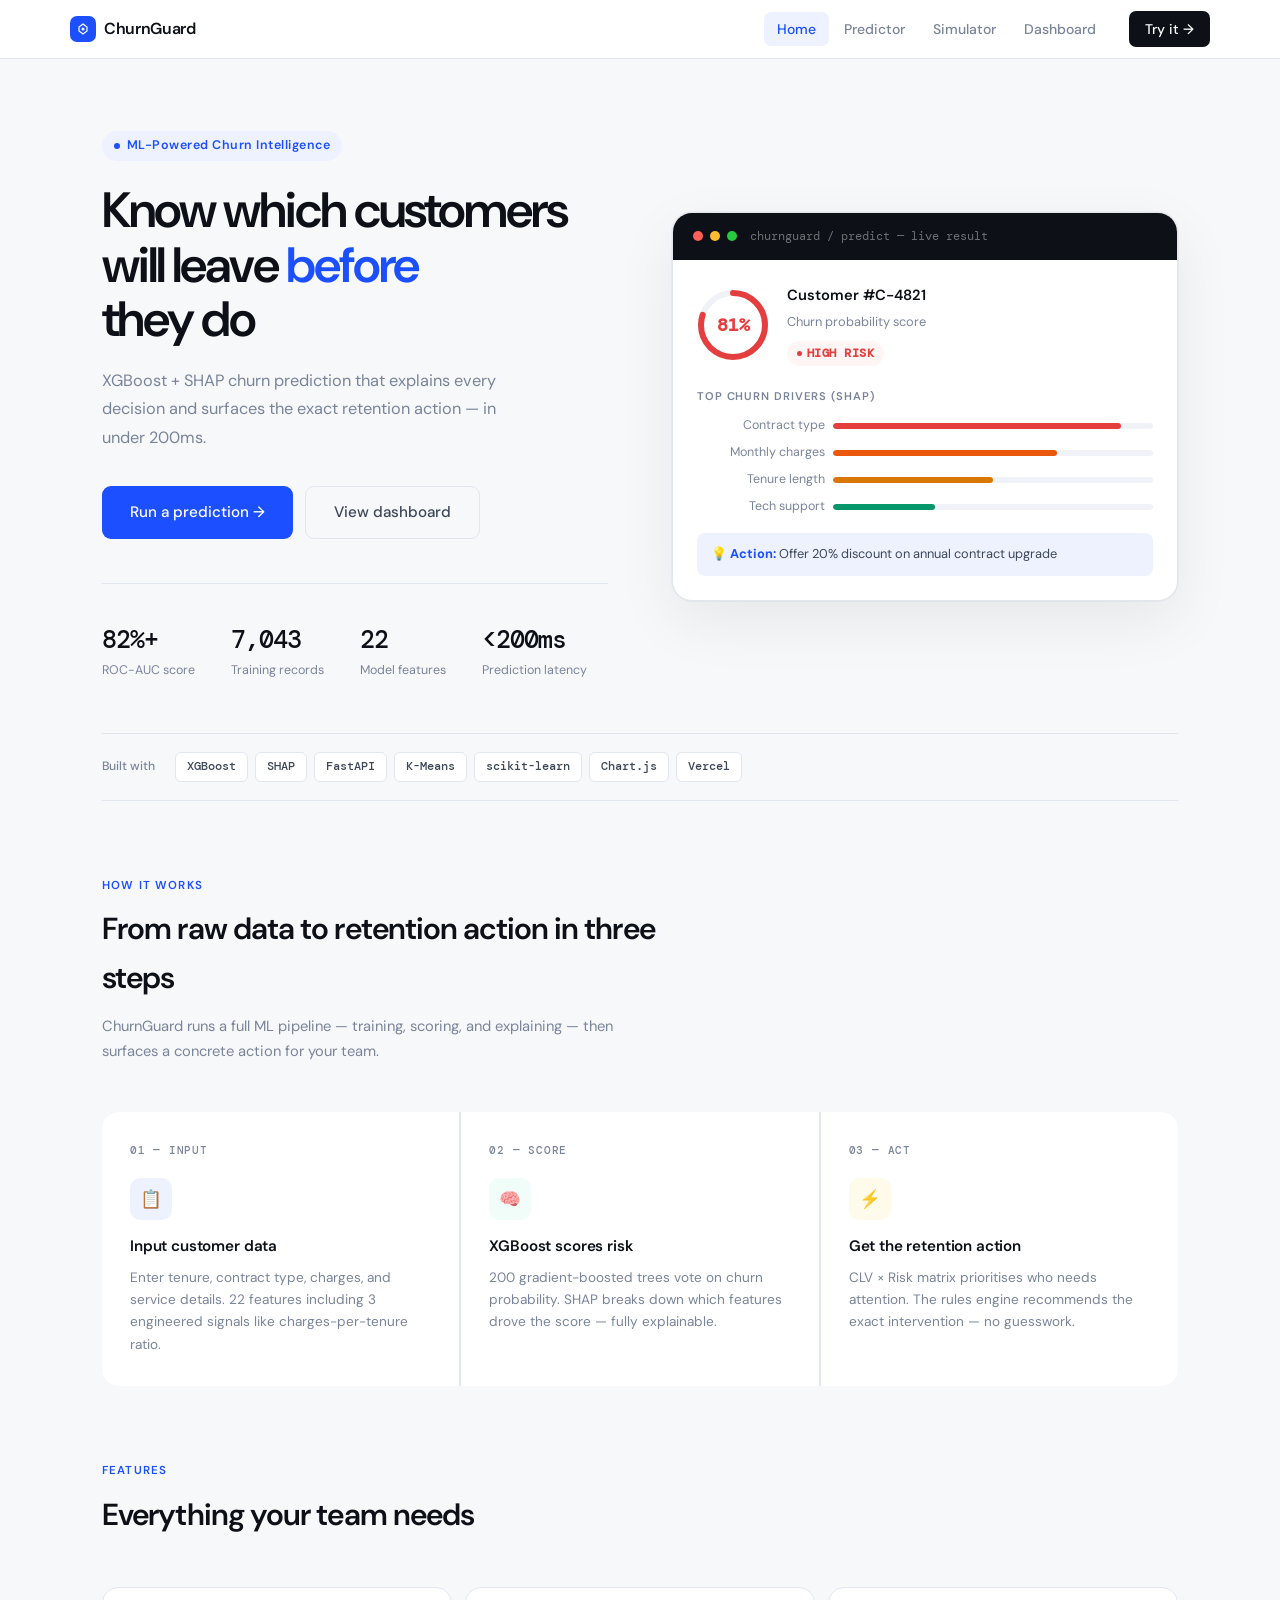
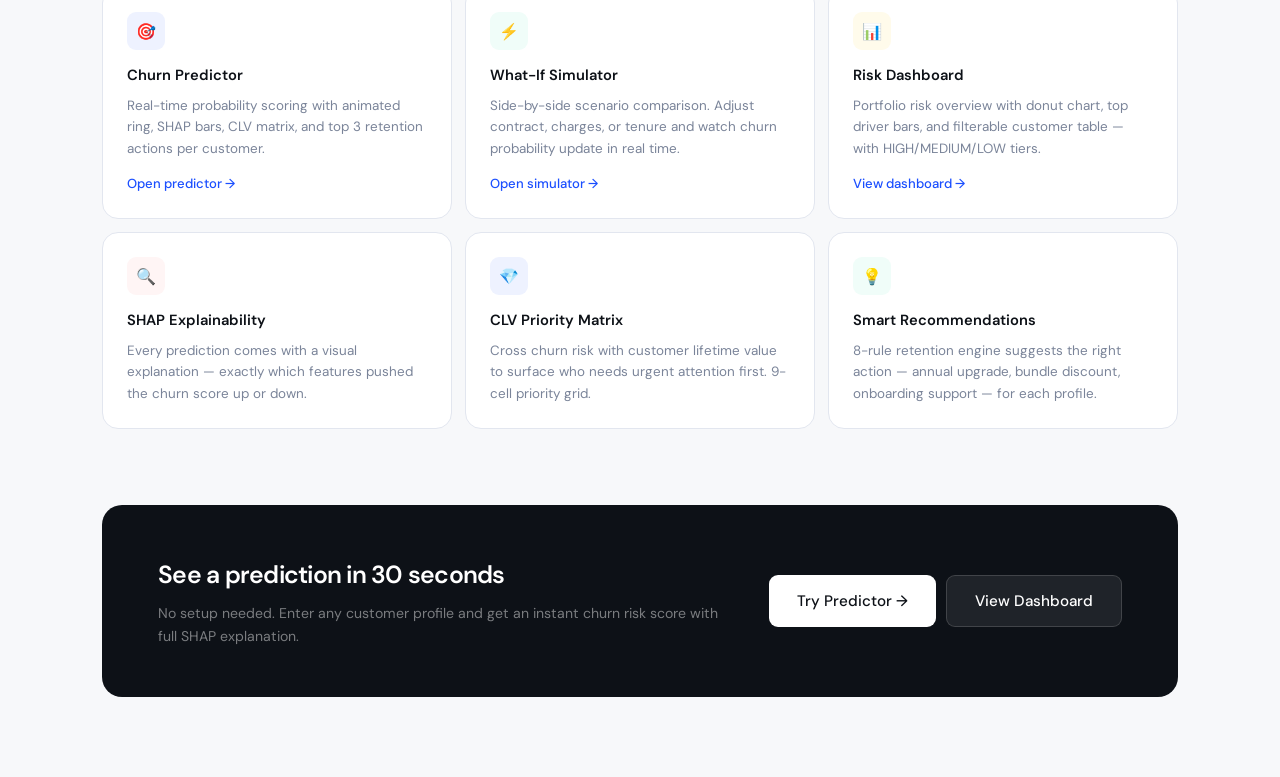
<file: frontend/index.html>
<!DOCTYPE html>
<html lang="en">
<head>
  <meta charset="UTF-8"/>
  <meta name="viewport" content="width=device-width, initial-scale=1.0"/>
  <title>ChurnGuard — Churn Intelligence Platform</title>
  <link rel="stylesheet" href="assets/style.css"/>
  <style>
    body { background: #F7F8FA; }
    .hero-section {
      padding: 72px 0 0;
      display: grid; grid-template-columns: 1fr 1fr;
      gap: 64px; align-items: center;
    }
    @media (max-width: 900px) { .hero-section { grid-template-columns: 1fr; padding: 48px 0 0; } .hero-visual { display: none; } }
    .hero-eyebrow {
      display: inline-flex; align-items: center; gap: 7px;
      background: var(--accent-dim); color: var(--accent);
      padding: 5px 12px; border-radius: 20px;
      font-size: 0.78rem; font-weight: 600; letter-spacing: 0.04em; margin-bottom: 22px;
    }
    .hero-eyebrow-dot { width: 6px; height: 6px; border-radius: 50%; background: var(--accent); }
    .hero-title { font-size: 3.1rem; font-weight: 600; letter-spacing: -0.04em; line-height: 1.1; margin-bottom: 20px; }
    .hero-title em { font-style: normal; color: var(--accent); }
    .hero-desc { font-size: 1.02rem; color: var(--muted); line-height: 1.75; max-width: 440px; margin-bottom: 34px; }
    .hero-actions { display: flex; gap: 12px; flex-wrap: wrap; }
    .stats-row { display: flex; gap: 36px; margin-top: 44px; padding-top: 36px; border-top: 1px solid var(--border); }
    .stat-block .num { font-family: 'DM Mono', monospace; font-size: 1.55rem; font-weight: 500; letter-spacing: -0.04em; }
    .stat-block .lbl { font-size: 0.78rem; color: var(--muted); margin-top: 2px; }

    /* Hero card */
    .hero-visual {
      background: white; border: 1px solid var(--border); border-radius: 20px;
      overflow: hidden;
      box-shadow: 0 20px 60px rgba(0,0,0,0.07), 0 0 0 1px rgba(0,0,0,0.03);
    }
    .hv-header { background: #0D1117; padding: 14px 20px; display: flex; align-items: center; gap: 7px; }
    .hv-dot { width: 10px; height: 10px; border-radius: 50%; }
    .hv-title { font-size: 0.76rem; color: rgba(255,255,255,0.4); margin-left: 6px; font-family: 'DM Mono', monospace; }
    .hv-body { padding: 24px; animation: fadeUp 0.5s 0.3s both; }
    @keyframes fadeUp { from { opacity:0; transform:translateY(8px); } to { opacity:1; transform:translateY(0); } }

    .demo-ring-row { display: flex; align-items: center; gap: 18px; margin-bottom: 22px; }
    .demo-ring { position: relative; width: 72px; height: 72px; flex-shrink: 0; }
    .demo-ring svg { transform: rotate(-90deg); }
    .demo-ring-label { position: absolute; inset: 0; display: flex; align-items: center; justify-content: center; }
    .demo-pct { font-size: 1.1rem; font-weight: 600; color: #E53E3E; font-family: 'DM Mono', monospace; }
    .demo-name { font-weight: 600; font-size: 0.92rem; color: #0D1117; margin-bottom: 4px; }
    .demo-sub  { font-size: 0.8rem; color: #7A8499; margin-bottom: 7px; }

    .shap-label-hdr { font-size: 0.7rem; font-weight: 600; letter-spacing: 0.08em; text-transform: uppercase; color: #7A8499; margin-bottom: 10px; }
    .demo-shap-row { display: flex; align-items: center; gap: 8px; margin-bottom: 7px; }
    .demo-shap-lbl { width: 128px; color: #7A8499; font-size: 0.78rem; text-align: right; flex-shrink: 0; }
    .demo-shap-track { flex: 1; height: 6px; background: #F0F2F7; border-radius: 3px; overflow: hidden; }
    .demo-shap-fill { height: 100%; border-radius: 3px; }
    .f-r { background: #E53E3E; } .f-o { background: #EA580C; } .f-a { background: #D97706; } .f-g { background: #059669; }
    .demo-rec { background: #EEF2FF; border-radius: 8px; padding: 11px 14px; font-size: 0.8rem; color: #1B4FFF; font-weight: 500; margin-top: 16px; }
    .demo-rec span { color: #3D4757; font-weight: 400; }

    @keyframes drawRing { to { stroke-dashoffset: 40; } }
    #hring { stroke-dasharray: 201; stroke-dashoffset: 201; animation: drawRing 1s 0.4s cubic-bezier(.4,0,.2,1) forwards; }
    @keyframes growBar { from { width: 0; } }
    .demo-shap-fill { animation: growBar 1s cubic-bezier(.4,0,.2,1) both; }
    .demo-shap-row:nth-child(1) .demo-shap-fill { animation-delay: 0.5s; }
    .demo-shap-row:nth-child(2) .demo-shap-fill { animation-delay: 0.65s; }
    .demo-shap-row:nth-child(3) .demo-shap-fill { animation-delay: 0.8s; }
    .demo-shap-row:nth-child(4) .demo-shap-fill { animation-delay: 0.95s; }

    /* Tech strip */
    .tech-strip { border-top: 1px solid var(--border); border-bottom: 1px solid var(--border); padding: 18px 0; display: flex; align-items: center; gap: 8px; margin: 52px 0 0; }
    .tech-label { font-size: 0.76rem; color: var(--muted); white-space: nowrap; margin-right: 12px; font-weight: 500; }
    .tech-badges { display: flex; gap: 7px; flex-wrap: wrap; }
    .tech-badge { background: white; border: 1px solid var(--border); border-radius: 6px; padding: 4px 11px; font-size: 0.76rem; font-weight: 500; color: var(--text2); font-family: 'DM Mono', monospace; }

    /* Steps */
    .section { padding: 76px 0; }
    .section-header { max-width: 560px; margin-bottom: 48px; }
    .section-title { font-size: 1.9rem; font-weight: 600; letter-spacing: -0.03em; margin-bottom: 12px; }
    .section-desc { font-size: 0.92rem; color: var(--muted); line-height: 1.7; }
    .steps-grid { display: grid; grid-template-columns: repeat(3, 1fr); gap: 2px; background: var(--border); border-radius: 16px; overflow: hidden; }
    @media (max-width: 700px) { .steps-grid { grid-template-columns: 1fr; } }
    .step-card { background: white; padding: 30px 28px; }
    .step-num { font-family: 'DM Mono', monospace; font-size: 0.7rem; font-weight: 500; color: var(--muted); letter-spacing: 0.07em; margin-bottom: 18px; }
    .step-icon { width: 42px; height: 42px; border-radius: 10px; display: flex; align-items: center; justify-content: center; margin-bottom: 14px; font-size: 1.1rem; }
    .step-card h3 { font-size: 0.95rem; font-weight: 600; margin-bottom: 8px; letter-spacing: -0.01em; }
    .step-card p  { font-size: 0.85rem; color: var(--muted); line-height: 1.65; }

    /* Features */
    .features-grid { display: grid; grid-template-columns: repeat(3, 1fr); gap: 13px; }
    @media (max-width: 860px) { .features-grid { grid-template-columns: 1fr 1fr; } }
    .feat-card { background: white; border: 1px solid var(--border); border-radius: var(--radius-lg); padding: 24px; text-decoration: none; color: inherit; display: block; transition: all 0.16s; }
    .feat-card:hover { border-color: var(--accent); box-shadow: 0 4px 20px rgba(27,79,255,0.07); transform: translateY(-2px); }
    .feat-chip { width: 38px; height: 38px; border-radius: 9px; display: flex; align-items: center; justify-content: center; margin-bottom: 14px; font-size: 1rem; }
    .feat-card h3 { font-size: 0.92rem; font-weight: 600; margin-bottom: 7px; }
    .feat-card p  { font-size: 0.84rem; color: var(--muted); line-height: 1.6; }
    .feat-link { margin-top: 14px; color: var(--accent); font-size: 0.82rem; font-weight: 500; }

    /* CTA */
    .cta-banner { background: var(--text); border-radius: 20px; padding: 50px 56px; margin: 0 0 80px; display: flex; align-items: center; justify-content: space-between; gap: 36px; }
    @media (max-width: 680px) { .cta-banner { flex-direction: column; padding: 36px 28px; text-align: center; } }
    .cta-banner h2 { font-size: 1.55rem; font-weight: 600; letter-spacing: -0.03em; color: white; margin-bottom: 7px; }
    .cta-banner p  { font-size: 0.88rem; color: rgba(255,255,255,0.45); }
    .btn-white { background: white !important; color: var(--text) !important; }
    .btn-white:hover { background: #F0F2F7 !important; }
    .btn-outline-white { background: rgba(255,255,255,0.08) !important; color: white !important; border: 1px solid rgba(255,255,255,0.15) !important; }
  </style>
</head>
<body>

<nav>
  <div class="nav-inner">
    <a href="index.html" class="nav-logo">
      <div class="nav-logo-mark">
        <svg viewBox="0 0 14 14" fill="none"><path d="M7 2L11 5V9L7 12L3 9V5L7 2Z" stroke="white" stroke-width="1.2"/><circle cx="7" cy="7" r="1.5" fill="white"/></svg>
      </div>
      ChurnGuard
    </a>
    <div class="nav-links">
      <a href="index.html" class="active">Home</a>
      <a href="pages/predict.html">Predictor</a>
      <a href="pages/simulator.html">Simulator</a>
      <a href="pages/dashboard.html">Dashboard</a>
    </div>
    <a href="pages/predict.html" class="nav-cta">Try it →</a>
  </div>
</nav>

<div class="container">

  <!-- Hero -->
  <div class="hero-section">
    <div>
      <div class="hero-eyebrow"><div class="hero-eyebrow-dot"></div>ML-Powered Churn Intelligence</div>
      <h1 class="hero-title">Know which customers<br/>will leave <em>before</em><br/>they do</h1>
      <p class="hero-desc">XGBoost + SHAP churn prediction that explains every decision and surfaces the exact retention action — in under 200ms.</p>
      <div class="hero-actions">
        <a href="pages/predict.html" class="btn btn-primary btn-lg">Run a prediction →</a>
        <a href="pages/dashboard.html" class="btn btn-ghost btn-lg">View dashboard</a>
      </div>
      <div class="stats-row">
        <div class="stat-block"><div class="num">82%+</div><div class="lbl">ROC-AUC score</div></div>
        <div class="stat-block"><div class="num">7,043</div><div class="lbl">Training records</div></div>
        <div class="stat-block"><div class="num">22</div><div class="lbl">Model features</div></div>
        <div class="stat-block"><div class="num">&lt;200ms</div><div class="lbl">Prediction latency</div></div>
      </div>
    </div>

    <!-- Live demo preview card -->
    <div class="hero-visual">
      <div class="hv-header">
        <div class="hv-dot" style="background:#ff5f57"></div>
        <div class="hv-dot" style="background:#febc2e"></div>
        <div class="hv-dot" style="background:#28c840"></div>
        <span class="hv-title">churnguard / predict — live result</span>
      </div>
      <div class="hv-body">
        <div class="demo-ring-row">
          <div class="demo-ring">
            <svg width="72" height="72" viewBox="0 0 72 72">
              <circle cx="36" cy="36" r="32" fill="none" stroke="#F0F2F7" stroke-width="6"/>
              <circle id="hring" cx="36" cy="36" r="32" fill="none" stroke="#E53E3E" stroke-width="6" stroke-linecap="round"/>
            </svg>
            <div class="demo-ring-label"><span class="demo-pct">81%</span></div>
          </div>
          <div>
            <div class="demo-name">Customer #C-4821</div>
            <div class="demo-sub">Churn probability score</div>
            <span class="badge badge-high">HIGH RISK</span>
          </div>
        </div>
        <div class="shap-label-hdr">Top churn drivers (SHAP)</div>
        <div class="demo-shap-row"><div class="demo-shap-lbl">Contract type</div><div class="demo-shap-track"><div class="demo-shap-fill f-r" style="width:90%"></div></div></div>
        <div class="demo-shap-row"><div class="demo-shap-lbl">Monthly charges</div><div class="demo-shap-track"><div class="demo-shap-fill f-o" style="width:70%"></div></div></div>
        <div class="demo-shap-row"><div class="demo-shap-lbl">Tenure length</div><div class="demo-shap-track"><div class="demo-shap-fill f-a" style="width:50%"></div></div></div>
        <div class="demo-shap-row"><div class="demo-shap-lbl">Tech support</div><div class="demo-shap-track"><div class="demo-shap-fill f-g" style="width:32%"></div></div></div>
        <div class="demo-rec">💡 <strong>Action:</strong> <span>Offer 20% discount on annual contract upgrade</span></div>
      </div>
    </div>
  </div>

  <!-- Tech strip -->
  <div class="tech-strip">
    <span class="tech-label">Built with</span>
    <div class="tech-badges">
      <span class="tech-badge">XGBoost</span><span class="tech-badge">SHAP</span><span class="tech-badge">FastAPI</span>
      <span class="tech-badge">K-Means</span><span class="tech-badge">scikit-learn</span><span class="tech-badge">Chart.js</span><span class="tech-badge">Vercel</span>
    </div>
  </div>

  <!-- How it works -->
  <div class="section">
    <div class="section-header">
      <div class="section-eyebrow">How it works</div>
      <h2 class="section-title">From raw data to retention action in three steps</h2>
      <p class="section-desc">ChurnGuard runs a full ML pipeline — training, scoring, and explaining — then surfaces a concrete action for your team.</p>
    </div>
    <div class="steps-grid">
      <div class="step-card">
        <div class="step-num">01 — INPUT</div>
        <div class="step-icon" style="background:#EEF2FF;">📋</div>
        <h3>Input customer data</h3>
        <p>Enter tenure, contract type, charges, and service details. 22 features including 3 engineered signals like charges-per-tenure ratio.</p>
      </div>
      <div class="step-card">
        <div class="step-num">02 — SCORE</div>
        <div class="step-icon" style="background:#F0FDF9;">🧠</div>
        <h3>XGBoost scores risk</h3>
        <p>200 gradient-boosted trees vote on churn probability. SHAP breaks down which features drove the score — fully explainable.</p>
      </div>
      <div class="step-card">
        <div class="step-num">03 — ACT</div>
        <div class="step-icon" style="background:#FFFBEB;">⚡</div>
        <h3>Get the retention action</h3>
        <p>CLV × Risk matrix prioritises who needs attention. The rules engine recommends the exact intervention — no guesswork.</p>
      </div>
    </div>
  </div>

  <!-- Features -->
  <div style="padding-bottom:76px;">
    <div class="section-header">
      <div class="section-eyebrow">Features</div>
      <h2 class="section-title">Everything your team needs</h2>
    </div>
    <div class="features-grid">
      <a href="pages/predict.html" class="feat-card">
        <div class="feat-chip" style="background:#EEF2FF;">🎯</div>
        <h3>Churn Predictor</h3>
        <p>Real-time probability scoring with animated ring, SHAP bars, CLV matrix, and top 3 retention actions per customer.</p>
        <div class="feat-link">Open predictor →</div>
      </a>
      <a href="pages/simulator.html" class="feat-card">
        <div class="feat-chip" style="background:#F0FDF9;">⚡</div>
        <h3>What-If Simulator</h3>
        <p>Side-by-side scenario comparison. Adjust contract, charges, or tenure and watch churn probability update in real time.</p>
        <div class="feat-link">Open simulator →</div>
      </a>
      <a href="pages/dashboard.html" class="feat-card">
        <div class="feat-chip" style="background:#FFFBEB;">📊</div>
        <h3>Risk Dashboard</h3>
        <p>Portfolio risk overview with donut chart, top driver bars, and filterable customer table — with HIGH/MEDIUM/LOW tiers.</p>
        <div class="feat-link">View dashboard →</div>
      </a>
      <div class="feat-card" style="cursor:default;">
        <div class="feat-chip" style="background:#FFF5F5;">🔍</div>
        <h3>SHAP Explainability</h3>
        <p>Every prediction comes with a visual explanation — exactly which features pushed the churn score up or down.</p>
      </div>
      <div class="feat-card" style="cursor:default;">
        <div class="feat-chip" style="background:#EEF2FF;">💎</div>
        <h3>CLV Priority Matrix</h3>
        <p>Cross churn risk with customer lifetime value to surface who needs urgent attention first. 9-cell priority grid.</p>
      </div>
      <div class="feat-card" style="cursor:default;">
        <div class="feat-chip" style="background:#F0FDF9;">💡</div>
        <h3>Smart Recommendations</h3>
        <p>8-rule retention engine suggests the right action — annual upgrade, bundle discount, onboarding support — for each profile.</p>
      </div>
    </div>
  </div>

  <!-- CTA -->
  <div class="cta-banner">
    <div>
      <h2>See a prediction in 30 seconds</h2>
      <p>No setup needed. Enter any customer profile and get an instant churn risk score with full SHAP explanation.</p>
    </div>
    <div style="display:flex;gap:10px;flex-shrink:0;flex-wrap:wrap;">
      <a href="pages/predict.html" class="btn btn-white btn-lg">Try Predictor →</a>
      <a href="pages/dashboard.html" class="btn btn-outline-white btn-lg">View Dashboard</a>
    </div>
  </div>

</div>
</body>
</html>
</file>
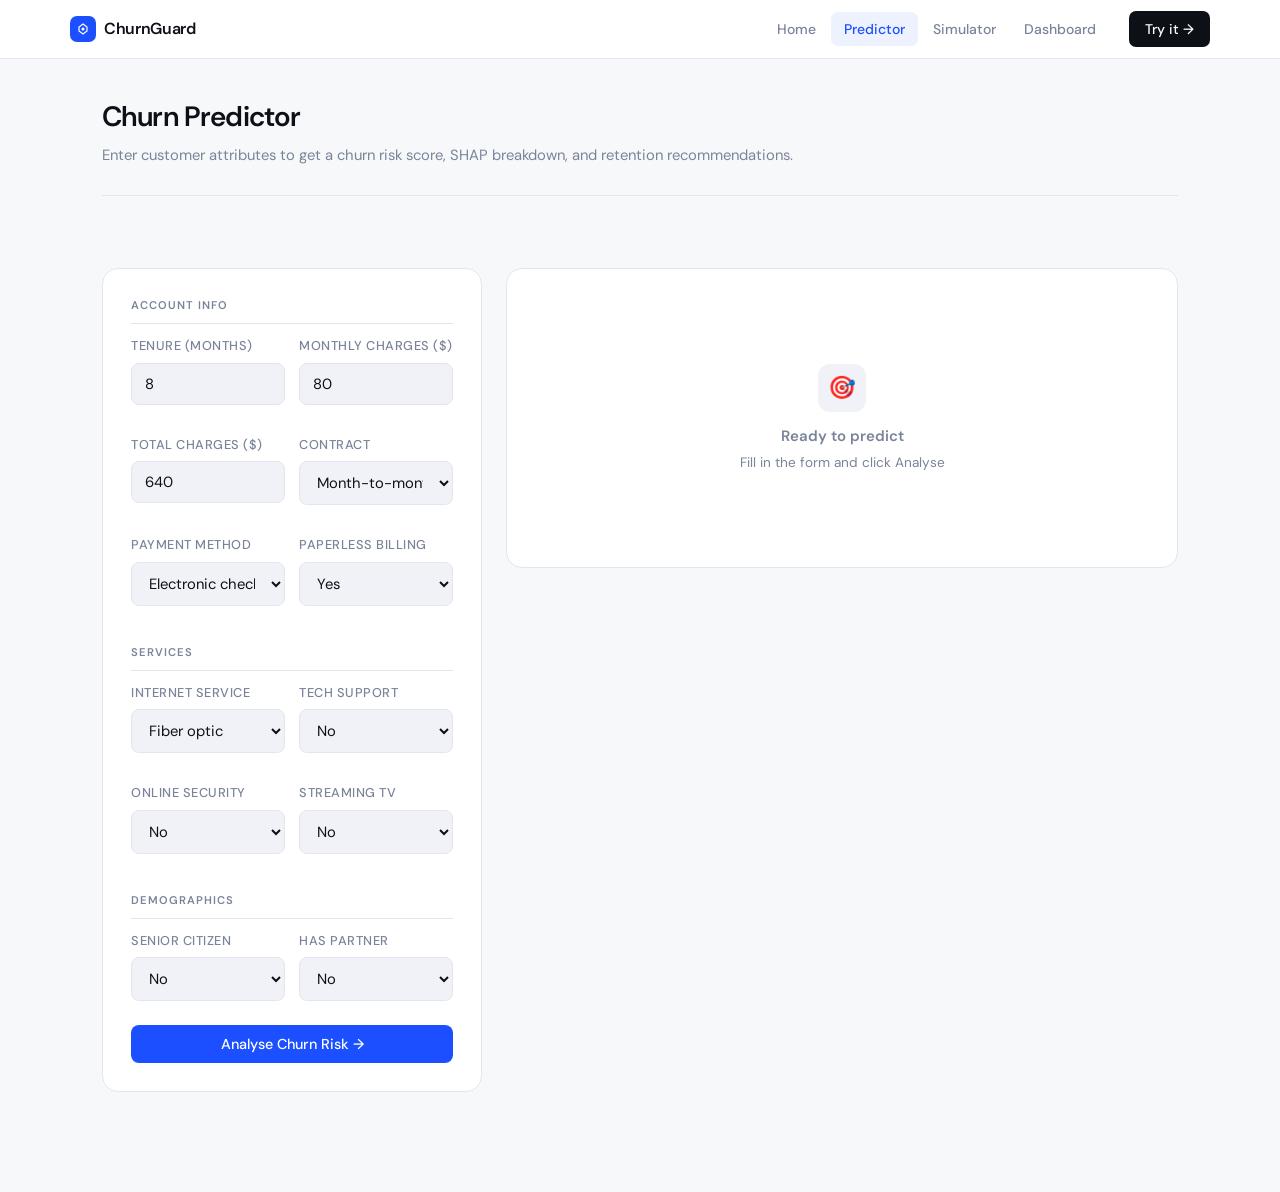
<file: frontend/pages/predict.html>
<!DOCTYPE html>
<html lang="en">
<head>
  <meta charset="UTF-8"/><meta name="viewport" content="width=device-width, initial-scale=1.0"/>
  <title>Predictor — ChurnGuard</title>
  <link rel="stylesheet" href="../assets/style.css"/>
  <style>
    .page-header { padding: 36px 0 28px; border-bottom: 1px solid var(--border); margin-bottom: 32px; }
    .page-header h1 { margin-bottom: 4px; }
    .two-col { display: grid; grid-template-columns: 380px 1fr; gap: 24px; align-items: start; }
    @media (max-width: 860px) { .two-col { grid-template-columns: 1fr; } }
    .input-section-label { font-size: 0.7rem; font-weight: 600; letter-spacing: 0.09em; text-transform: uppercase; color: var(--muted); margin: 22px 0 12px; padding-bottom: 8px; border-bottom: 1px solid var(--border); }
    .input-section-label:first-of-type { margin-top: 0; }
    .clv-matrix { display: grid; grid-template-columns: repeat(3,1fr); gap: 2px; background: var(--border); border-radius: 10px; overflow: hidden; font-size: 0.75rem; }
    .clv-cell { background: white; padding: 10px 8px; text-align: center; }
    .clv-cell.header { background: var(--surface2); font-weight: 600; color: var(--muted); font-size: 0.68rem; text-transform: uppercase; letter-spacing: 0.05em; }
    .clv-cell.active { font-weight: 700; }
    .result-placeholder { display: flex; flex-direction: column; align-items: center; justify-content: center; min-height: 300px; color: var(--muted); text-align: center; gap: 12px; }
    .placeholder-icon { width: 48px; height: 48px; border-radius: 12px; background: var(--surface2); display: flex; align-items: center; justify-content: center; font-size: 1.4rem; }
    .segment-chip { display: inline-flex; align-items: center; gap: 6px; background: var(--surface2); border: 1px solid var(--border); border-radius: 20px; padding: 5px 12px; font-size: 0.8rem; color: var(--text2); }
    .priority-banner { border-radius: 10px; padding: 14px 18px; display: flex; align-items: center; gap: 12px; margin-bottom: 18px; }
    .priority-banner.CRITICAL { background: #FFF5F5; border: 1px solid #FECACA; }
    .priority-banner.HIGH     { background: #FFF5F5; border: 1px solid #FECACA; }
    .priority-banner.MEDIUM   { background: #FFFBEB; border: 1px solid #FDE68A; }
    .priority-banner.LOW      { background: #F0FDF9; border: 1px solid #A7F3D0; }
    .priority-dot { width: 10px; height: 10px; border-radius: 50%; flex-shrink: 0; }
    .priority-label { font-size: 0.82rem; font-weight: 600; }
    .priority-sub   { font-size: 0.8rem; color: var(--muted); }
  </style>
</head>
<body>
<nav>
  <div class="nav-inner">
    <a href="../index.html" class="nav-logo">
      <div class="nav-logo-mark"><svg viewBox="0 0 14 14" fill="none"><path d="M7 2L11 5V9L7 12L3 9V5L7 2Z" stroke="white" stroke-width="1.2"/><circle cx="7" cy="7" r="1.5" fill="white"/></svg></div>
      ChurnGuard
    </a>
    <div class="nav-links">
      <a href="../index.html">Home</a>
      <a href="predict.html" class="active">Predictor</a>
      <a href="simulator.html">Simulator</a>
      <a href="dashboard.html">Dashboard</a>
    </div>
    <a href="predict.html" class="nav-cta">Try it →</a>
  </div>
</nav>

<div class="container">
  <div class="page-header">
    <h1>Churn Predictor</h1>
    <p class="subtitle" style="margin-bottom:0;">Enter customer attributes to get a churn risk score, SHAP breakdown, and retention recommendations.</p>
  </div>

  <div class="two-col page">

    <!-- Input form -->
    <div class="card">
      <div class="input-section-label">Account info</div>
      <div class="form-grid" style="grid-template-columns:1fr 1fr;">
        <div class="form-group">
          <label>Tenure (months)</label>
          <input type="number" id="tenure" value="8" min="0" max="72"/>
        </div>
        <div class="form-group">
          <label>Monthly Charges ($)</label>
          <input type="number" id="monthlyCharges" value="80" min="0" step="0.01"/>
        </div>
        <div class="form-group">
          <label>Total Charges ($)</label>
          <input type="number" id="totalCharges" value="640" min="0" step="0.01"/>
        </div>
        <div class="form-group">
          <label>Contract</label>
          <select id="contract">
            <option value="0">Month-to-month</option>
            <option value="1">One year</option>
            <option value="2">Two year</option>
          </select>
        </div>
        <div class="form-group">
          <label>Payment Method</label>
          <select id="paymentMethod">
            <option value="2">Electronic check</option>
            <option value="3">Mailed check</option>
            <option value="0">Bank transfer</option>
            <option value="1">Credit card</option>
          </select>
        </div>
        <div class="form-group">
          <label>Paperless Billing</label>
          <select id="paperlessBilling">
            <option value="1">Yes</option>
            <option value="0">No</option>
          </select>
        </div>
      </div>

      <div class="input-section-label">Services</div>
      <div class="form-grid" style="grid-template-columns:1fr 1fr;">
        <div class="form-group">
          <label>Internet Service</label>
          <select id="internetService">
            <option value="1">Fiber optic</option>
            <option value="0">DSL</option>
            <option value="2">None</option>
          </select>
        </div>
        <div class="form-group">
          <label>Tech Support</label>
          <select id="techSupport">
            <option value="0">No</option>
            <option value="1">Yes</option>
          </select>
        </div>
        <div class="form-group">
          <label>Online Security</label>
          <select id="onlineSecurity">
            <option value="0">No</option>
            <option value="1">Yes</option>
          </select>
        </div>
        <div class="form-group">
          <label>Streaming TV</label>
          <select id="streamingTV">
            <option value="0">No</option>
            <option value="1">Yes</option>
          </select>
        </div>
      </div>

      <div class="input-section-label">Demographics</div>
      <div class="form-grid" style="grid-template-columns:1fr 1fr;">
        <div class="form-group">
          <label>Senior Citizen</label>
          <select id="seniorCitizen"><option value="0">No</option><option value="1">Yes</option></select>
        </div>
        <div class="form-group">
          <label>Has Partner</label>
          <select id="partner"><option value="0">No</option><option value="1">Yes</option></select>
        </div>
      </div>

      <button class="btn btn-primary" style="width:100%;justify-content:center;margin-top:8px;" id="predictBtn" onclick="runPrediction()">
        Analyse Churn Risk →
      </button>
    </div>

    <!-- Results panel -->
    <div id="resultsPanel">
      <div class="card result-placeholder" id="placeholder">
        <div class="placeholder-icon">🎯</div>
        <div>
          <div style="font-weight:600;margin-bottom:4px;">Ready to predict</div>
          <div style="font-size:0.85rem;">Fill in the form and click Analyse</div>
        </div>
      </div>
    </div>

  </div>
</div>

<script>
  const API_BASE = window.location.hostname === "localhost" ? "http://localhost:8000" : "https://customer-churn-predictor-production-4d32.up.railway.app";

  async function runPrediction() {
    const btn = document.getElementById("predictBtn");
    btn.innerHTML = '<span class="spinner"></span> Analysing...';
    btn.disabled = true;

    const payload = {
      tenure:           +document.getElementById("tenure").value,
      MonthlyCharges:   +document.getElementById("monthlyCharges").value,
      TotalCharges:     +document.getElementById("totalCharges").value,
      Contract:         +document.getElementById("contract").value,
      PaymentMethod:    +document.getElementById("paymentMethod").value,
      PaperlessBilling: +document.getElementById("paperlessBilling").value,
      InternetService:  +document.getElementById("internetService").value,
      TechSupport:      +document.getElementById("techSupport").value,
      OnlineSecurity:   +document.getElementById("onlineSecurity").value,
      StreamingTV:      +document.getElementById("streamingTV").value,
      SeniorCitizen:    +document.getElementById("seniorCitizen").value,
      Partner:          +document.getElementById("partner").value,
      Dependents: 0, PhoneService: 1, MultipleLines: 0,
      OnlineBackup: 0, DeviceProtection: 0, StreamingMovies: 0
    };

    try {
      const res  = await fetch(`${API_BASE}/api/predict`, { method:"POST", headers:{"Content-Type":"application/json"}, body:JSON.stringify(payload) });
      const data = await res.json();
      renderResults(data);
    } catch(e) {
      document.getElementById("resultsPanel").innerHTML = `
        <div class="card" style="border-color:#FECACA;background:#FFF5F5;padding:24px;text-align:center;color:var(--red);">
          <div style="font-weight:600;margin-bottom:6px;">Cannot reach API</div>
          <div style="font-size:0.85rem;color:var(--muted);">Make sure the backend is running at ${API_BASE}</div>
        </div>`;
    } finally {
      btn.innerHTML = "Analyse Churn Risk →";
      btn.disabled = false;
    }
  }

  function renderResults(data) {
    const pct = Math.round(data.probability * 100);
    const riskColor = { HIGH:"var(--red)", MEDIUM:"var(--amber)", LOW:"var(--green)" }[data.risk];
    const riskClass = { HIGH:"badge-high", MEDIUM:"badge-medium", LOW:"badge-low" }[data.risk];
    const circ = 2 * Math.PI * 38;
    const dash = circ * (1 - data.probability);
    const maxImpact = Math.max(...data.top_factors.map(f => Math.abs(f.impact)));
    const priorityColors = { CRITICAL:"#E53E3E", HIGH:"#E53E3E", MEDIUM:"#D97706", LOW:"#059669" };
    const urgColors = { HIGH: riskColor, MEDIUM: "var(--amber)", LOW: "var(--green)" };

    const shapBars = data.top_factors.map(f => {
      const w = (Math.abs(f.impact) / maxImpact * 100).toFixed(1);
      const col = f.impact > 0 ? "var(--red)" : "var(--green)";
      return `<div class="shap-row">
        <div class="shap-label">${f.label || f.feature}</div>
        <div class="shap-bar-wrap"><div class="shap-bar ${f.impact>0?'positive':'negative'}" style="width:${w}%"></div></div>
        <div class="shap-val">${f.impact>0?'+':''}${f.impact.toFixed(3)}</div>
      </div>`;
    }).join('');

    const recs = data.recommendations.map(r => {
      const col = urgColors[r.urgency] || "var(--muted)";
      return `<div class="rec-item">
        <div class="rec-dot" style="background:${col}"></div>
        <div><div class="rec-action">${r.action}</div><div class="rec-reason">${r.reason}</div></div>
      </div>`;
    }).join('');

    // CLV matrix
    const priorities = [
      ["CRITICAL","HIGH","MEDIUM"],
      ["HIGH","MEDIUM","LOW"],
      ["MEDIUM","LOW","LOW"]
    ];
    const riskIdx = {HIGH:0,MEDIUM:1,LOW:2}[data.risk];
    const clvIdx  = {HIGH:0,MEDIUM:1,LOW:2}[data.clv_tier];
    const matrixCells = [
      `<div class="clv-cell header"></div>`,
      `<div class="clv-cell header">CLV HIGH</div>`,
      `<div class="clv-cell header">CLV MED</div>`,
      `<div class="clv-cell header">CLV LOW</div>`,
    ];
    ['HIGH','MEDIUM','LOW'].forEach((r,ri) => {
      matrixCells.push(`<div class="clv-cell header">${r}</div>`);
      ['HIGH','MEDIUM','LOW'].forEach((c,ci) => {
        const p = priorities[ri][ci];
        const isActive = ri===riskIdx && ci===clvIdx;
        const bg = isActive ? (p==='CRITICAL'||p==='HIGH'?'#FFF5F5':p==='MEDIUM'?'#FFFBEB':'#F0FDF9') : 'white';
        const color = isActive ? priorityColors[p] : 'var(--muted)';
        matrixCells.push(`<div class="clv-cell ${isActive?'active':''}" style="background:${bg};color:${color};">${p}</div>`);
      });
    });

    const segHtml = data.segment && data.segment.segment_name !== 'Unknown'
      ? `<div style="margin-bottom:18px;"><div style="font-size:0.7rem;font-weight:600;letter-spacing:0.08em;text-transform:uppercase;color:var(--muted);margin-bottom:8px;">Customer segment</div>
          <span class="segment-chip">👤 ${data.segment.segment_name}</span>
          <div style="font-size:0.8rem;color:var(--muted);margin-top:6px;">${data.segment.description||''}</div></div>` : '';

    document.getElementById("resultsPanel").innerHTML = `
      <!-- Score card -->
      <div class="card" style="margin-bottom:16px;">
        <div class="prob-ring-wrap">
          <div class="prob-ring">
            <svg width="88" height="88" viewBox="0 0 88 88">
              <circle cx="44" cy="44" r="38" fill="none" stroke="var(--surface2)" stroke-width="7"/>
              <circle cx="44" cy="44" r="38" fill="none" stroke="${riskColor}" stroke-width="7" stroke-linecap="round"
                stroke-dasharray="${circ}" stroke-dashoffset="${circ}"
                style="transition:stroke-dashoffset 0.9s cubic-bezier(.4,0,.2,1);"
                id="ring-circle"/>
            </svg>
            <div class="prob-ring-label">
              <div class="prob-pct" style="color:${riskColor}" id="prob-num">0%</div>
              <div class="prob-sub">churn risk</div>
            </div>
          </div>
          <div>
            <div style="display:flex;align-items:center;gap:10px;margin-bottom:6px;">
              <span class="badge ${riskClass}">${data.risk} RISK</span>
              <span class="tag mono">${pct}% probability</span>
            </div>
            <div style="font-size:0.82rem;color:var(--muted);">CLV Tier: <strong style="color:var(--text2);">${data.clv_tier}</strong></div>
          </div>
        </div>

        <div class="priority-banner ${data.priority}">
          <div class="priority-dot" style="background:${priorityColors[data.priority]||'var(--muted)'}"></div>
          <div>
            <div class="priority-label" style="color:${priorityColors[data.priority]||'var(--text)'}">Priority: ${data.priority}</div>
            <div class="priority-sub">Based on ${data.risk} churn risk × ${data.clv_tier} CLV</div>
          </div>
        </div>

        ${segHtml}

        <div style="font-size:0.7rem;font-weight:600;letter-spacing:0.08em;text-transform:uppercase;color:var(--muted);margin-bottom:12px;">SHAP — top churn drivers</div>
        ${shapBars}
        <div style="font-size:0.77rem;color:var(--muted);margin-top:8px;">Red = increases churn risk &nbsp;·&nbsp; Green = reduces churn risk</div>
      </div>

      <!-- CLV Matrix -->
      <div class="card" style="margin-bottom:16px;">
        <h3 style="margin-bottom:14px;">CLV × Risk Priority Matrix</h3>
        <div class="clv-matrix">${matrixCells.join('')}</div>
        <div style="font-size:0.78rem;color:var(--muted);margin-top:10px;">Your customer is highlighted above.</div>
      </div>

      <!-- Recommendations -->
      <div class="card">
        <h3 style="margin-bottom:4px;">Retention Recommendations</h3>
        <div style="font-size:0.82rem;color:var(--muted);margin-bottom:16px;">Top actions ranked by urgency</div>
        ${recs}
      </div>`;

    // Animate ring
    setTimeout(() => {
      document.getElementById("ring-circle").style.strokeDashoffset = dash;
      let start = 0, end = pct, dur = 900, t0 = performance.now();
      const tick = now => {
        const prog = Math.min((now-t0)/dur, 1);
        document.getElementById("prob-num").textContent = Math.round(start + (end-start)*prog) + "%";
        if(prog < 1) requestAnimationFrame(tick);
      };
      requestAnimationFrame(tick);
    }, 50);
  }
</script>
</body>
</html>
</file>
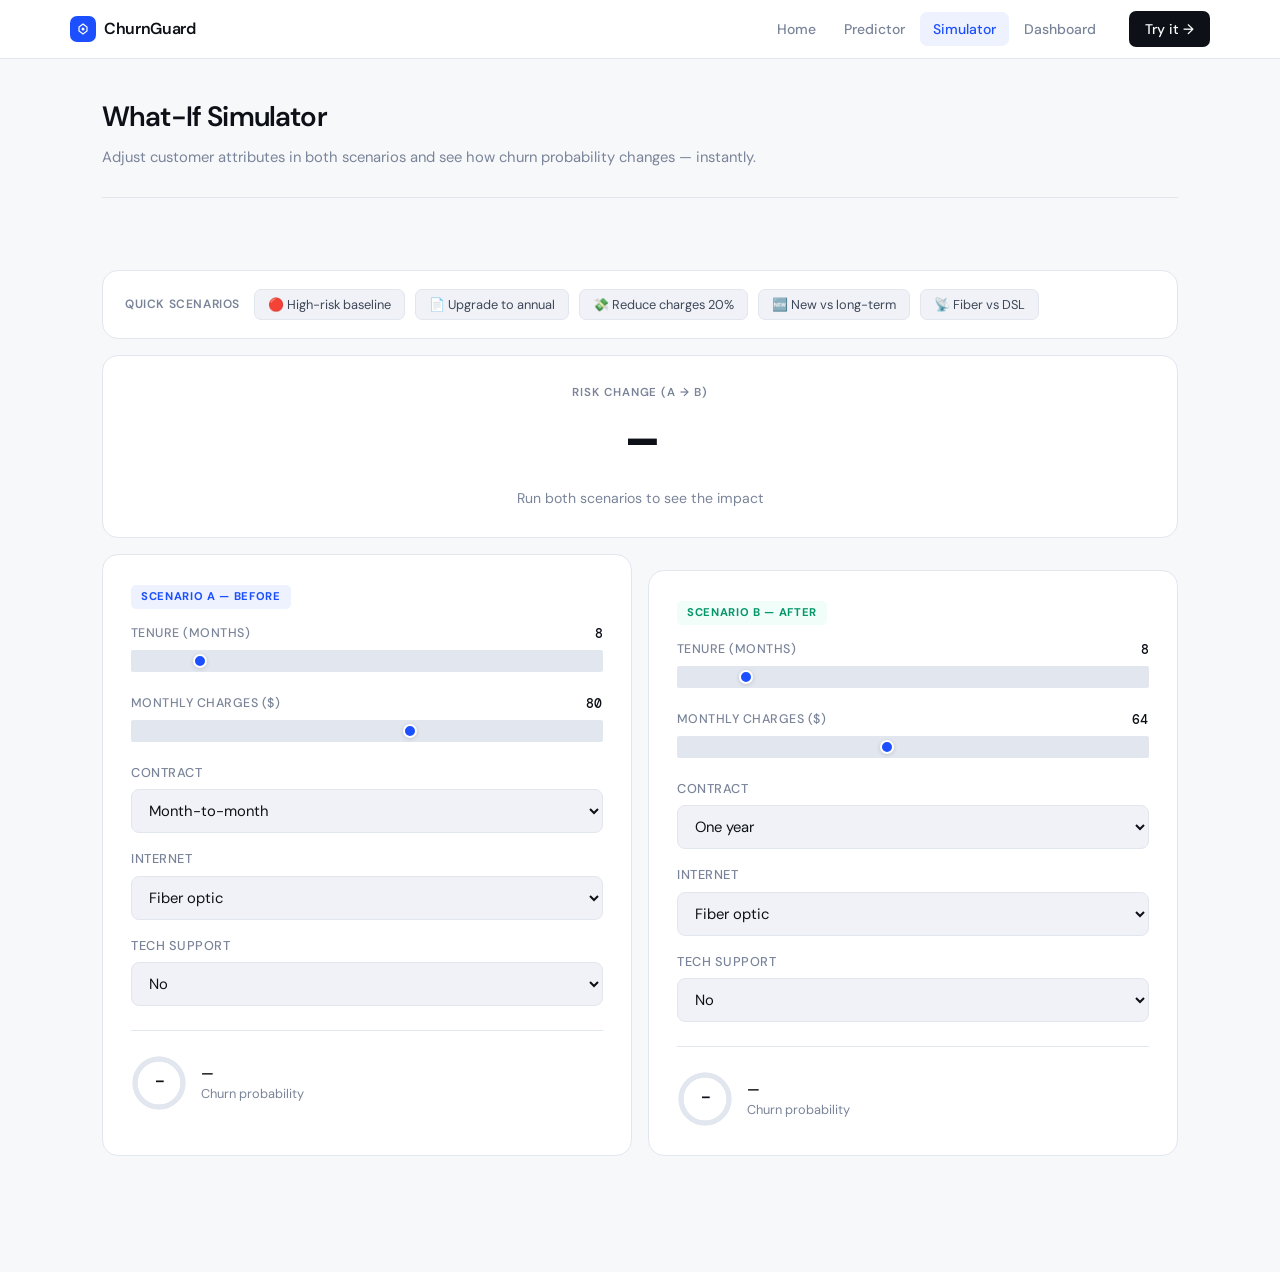
<file: frontend/pages/simulator.html>
<!DOCTYPE html>
<html lang="en">
<head>
  <meta charset="UTF-8"/><meta name="viewport" content="width=device-width, initial-scale=1.0"/>
  <title>Simulator — ChurnGuard</title>
  <link rel="stylesheet" href="../assets/style.css"/>
  <style>
    .page-header { padding: 36px 0 28px; border-bottom: 1px solid var(--border); margin-bottom: 32px; }
    .sim-grid { display: grid; grid-template-columns: 1fr 1fr; gap: 16px; margin-bottom: 16px; }
    @media (max-width: 720px) { .sim-grid { grid-template-columns: 1fr; } }
    .scenario-tag { display: inline-block; padding: 3px 10px; border-radius: 5px; font-size: 0.7rem; font-weight: 700; letter-spacing: 0.06em; text-transform: uppercase; margin-bottom: 14px; }
    .tag-a { background: var(--accent-dim); color: var(--accent); }
    .tag-b { background: #F0FDF9; color: #059669; }
    .slider-row { margin-bottom: 14px; }
    .slider-row label { display: flex; justify-content: space-between; align-items: center; margin-bottom: 6px; font-size: 0.78rem; font-weight: 500; color: var(--muted); text-transform: uppercase; letter-spacing: 0.04em; }
    .slider-val { font-family: 'DM Mono', monospace; font-size: 0.82rem; color: var(--text); font-weight: 500; }
    input[type=range] { -webkit-appearance:none; width:100%; height:4px; background:var(--border); border-radius:2px; outline:none; }
    input[type=range]::-webkit-slider-thumb { -webkit-appearance:none; width:14px; height:14px; border-radius:50%; background:var(--accent); cursor:pointer; border: 2px solid white; box-shadow: 0 1px 4px rgba(0,0,0,0.15); }
    input[type=range]::-moz-range-thumb { width:14px; height:14px; border-radius:50%; background:var(--accent); cursor:pointer; border:2px solid white; }
    .score-display { text-align:center; padding: 20px 0 4px; }
    .score-pct { font-size: 2.4rem; font-weight: 600; font-family: 'DM Mono', monospace; letter-spacing: -0.05em; line-height: 1; }
    .score-lbl { font-size: 0.8rem; color: var(--muted); margin-top: 5px; }
    .delta-card { background: white; border: 1px solid var(--border); border-radius: var(--radius-lg); padding: 28px; text-align: center; }
    .delta-num { font-size: 2.8rem; font-weight: 600; font-family: 'DM Mono', monospace; letter-spacing: -0.05em; }
    .delta-label { font-size: 0.88rem; color: var(--muted); margin-top: 6px; }
    .presets-bar { background: white; border: 1px solid var(--border); border-radius: var(--radius-lg); padding: 18px 22px; margin-bottom: 16px; display: flex; align-items: center; gap: 10px; flex-wrap: wrap; }
    .preset-label { font-size: 0.75rem; font-weight: 600; color: var(--muted); text-transform: uppercase; letter-spacing: 0.05em; margin-right: 4px; }
    .preset-btn { background: var(--surface2); border: 1px solid var(--border); border-radius: 7px; padding: 6px 13px; font-size: 0.8rem; font-family: 'DM Sans', sans-serif; color: var(--text2); cursor: pointer; transition: all 0.14s; white-space: nowrap; }
    .preset-btn:hover { background: var(--accent-dim); border-color: var(--accent); color: var(--accent); }
    .mini-ring { position: relative; width: 56px; height: 56px; flex-shrink: 0; }
    .mini-ring svg { transform: rotate(-90deg); }
    .mini-ring-label { position: absolute; inset: 0; display: flex; align-items: center; justify-content: center; font-size: 0.78rem; font-weight: 600; font-family: 'DM Mono', monospace; }
    .arrow-divider { display: flex; align-items: center; justify-content: center; font-size: 1.4rem; color: var(--muted); padding: 8px 0; }
  </style>
</head>
<body>
<nav>
  <div class="nav-inner">
    <a href="../index.html" class="nav-logo">
      <div class="nav-logo-mark"><svg viewBox="0 0 14 14" fill="none"><path d="M7 2L11 5V9L7 12L3 9V5L7 2Z" stroke="white" stroke-width="1.2"/><circle cx="7" cy="7" r="1.5" fill="white"/></svg></div>
      ChurnGuard
    </a>
    <div class="nav-links">
      <a href="../index.html">Home</a>
      <a href="predict.html">Predictor</a>
      <a href="simulator.html" class="active">Simulator</a>
      <a href="dashboard.html">Dashboard</a>
    </div>
    <a href="predict.html" class="nav-cta">Try it →</a>
  </div>
</nav>

<div class="container">
  <div class="page-header">
    <h1>What-If Simulator</h1>
    <p class="subtitle" style="margin-bottom:0;">Adjust customer attributes in both scenarios and see how churn probability changes — instantly.</p>
  </div>

  <div class="page">
    <!-- Presets -->
    <div class="presets-bar">
      <span class="preset-label">Quick scenarios</span>
      <button class="preset-btn" onclick="loadPreset('high_risk')">🔴 High-risk baseline</button>
      <button class="preset-btn" onclick="loadPreset('upgrade_contract')">📄 Upgrade to annual</button>
      <button class="preset-btn" onclick="loadPreset('reduce_charges')">💸 Reduce charges 20%</button>
      <button class="preset-btn" onclick="loadPreset('new_vs_loyal')">🆕 New vs long-term</button>
      <button class="preset-btn" onclick="loadPreset('fiber_vs_dsl')">📡 Fiber vs DSL</button>
    </div>

    <!-- Delta summary -->
    <div class="delta-card" style="margin-bottom:16px;" id="deltaCard">
      <div style="font-size:0.72rem;font-weight:600;letter-spacing:0.08em;text-transform:uppercase;color:var(--muted);margin-bottom:6px;">Risk change (A → B)</div>
      <div class="delta-num" id="deltaNum">—</div>
      <div class="delta-label" id="deltaLabel">Run both scenarios to see the impact</div>
    </div>

    <!-- Scenarios side by side -->
    <div class="sim-grid">

      <!-- Scenario A -->
      <div class="card">
        <div class="scenario-tag tag-a">Scenario A — Before</div>
        <div class="slider-row">
          <label>Tenure (months) <span class="slider-val" id="a-tenure-val">8</span></label>
          <input type="range" id="a-tenure" min="0" max="72" value="8" oninput="document.getElementById('a-tenure-val').textContent=this.value;debounce()">
        </div>
        <div class="slider-row">
          <label>Monthly Charges ($) <span class="slider-val" id="a-monthly-val">80</span></label>
          <input type="range" id="a-monthly" min="20" max="120" value="80" oninput="document.getElementById('a-monthly-val').textContent=this.value;debounce()">
        </div>
        <div class="form-group" style="margin-top:14px;">
          <label>Contract</label>
          <select id="a-contract" onchange="debounce()">
            <option value="0">Month-to-month</option>
            <option value="1">One year</option>
            <option value="2">Two year</option>
          </select>
        </div>
        <div class="form-group">
          <label>Internet</label>
          <select id="a-internet" onchange="debounce()">
            <option value="1">Fiber optic</option>
            <option value="0">DSL</option>
            <option value="2">None</option>
          </select>
        </div>
        <div class="form-group">
          <label>Tech Support</label>
          <select id="a-support" onchange="debounce()">
            <option value="0">No</option>
            <option value="1">Yes</option>
          </select>
        </div>
        <hr class="divider"/>
        <div style="display:flex;align-items:center;gap:14px;" id="result-a">
          <div class="mini-ring">
            <svg width="56" height="56" viewBox="0 0 56 56">
              <circle cx="28" cy="28" r="24" fill="none" stroke="var(--border)" stroke-width="5"/>
              <circle cx="28" cy="28" r="24" fill="none" stroke="var(--border)" stroke-width="5" id="ring-a"/>
            </svg>
            <div class="mini-ring-label" id="pct-a">—</div>
          </div>
          <div>
            <div style="font-size:0.88rem;font-weight:600;color:var(--text);" id="risk-label-a">—</div>
            <div style="font-size:0.8rem;color:var(--muted);">Churn probability</div>
          </div>
        </div>
      </div>

      <!-- Scenario B -->
      <div class="card">
        <div class="scenario-tag tag-b">Scenario B — After</div>
        <div class="slider-row">
          <label>Tenure (months) <span class="slider-val" id="b-tenure-val">8</span></label>
          <input type="range" id="b-tenure" min="0" max="72" value="8" oninput="document.getElementById('b-tenure-val').textContent=this.value;debounce()">
        </div>
        <div class="slider-row">
          <label>Monthly Charges ($) <span class="slider-val" id="b-monthly-val">64</span></label>
          <input type="range" id="b-monthly" min="20" max="120" value="64" oninput="document.getElementById('b-monthly-val').textContent=this.value;debounce()">
        </div>
        <div class="form-group" style="margin-top:14px;">
          <label>Contract</label>
          <select id="b-contract" onchange="debounce()">
            <option value="0">Month-to-month</option>
            <option value="1" selected>One year</option>
            <option value="2">Two year</option>
          </select>
        </div>
        <div class="form-group">
          <label>Internet</label>
          <select id="b-internet" onchange="debounce()">
            <option value="1">Fiber optic</option>
            <option value="0">DSL</option>
            <option value="2">None</option>
          </select>
        </div>
        <div class="form-group">
          <label>Tech Support</label>
          <select id="b-support" onchange="debounce()">
            <option value="0">No</option>
            <option value="1">Yes</option>
          </select>
        </div>
        <hr class="divider"/>
        <div style="display:flex;align-items:center;gap:14px;" id="result-b">
          <div class="mini-ring">
            <svg width="56" height="56" viewBox="0 0 56 56">
              <circle cx="28" cy="28" r="24" fill="none" stroke="var(--border)" stroke-width="5"/>
              <circle cx="28" cy="28" r="24" fill="none" stroke="var(--border)" stroke-width="5" id="ring-b"/>
            </svg>
            <div class="mini-ring-label" id="pct-b">—</div>
          </div>
          <div>
            <div style="font-size:0.88rem;font-weight:600;color:var(--text);" id="risk-label-b">—</div>
            <div style="font-size:0.8rem;color:var(--muted);">Churn probability</div>
          </div>
        </div>
      </div>

    </div>
  </div>
</div>

<script>
  const API_BASE = window.location.hostname === "localhost" ? "http://localhost:8000" : "https://customer-churn-predictor-production-4d32.up.railway.app";
  const CIRC = 2 * Math.PI * 24;
  const COLORS = { HIGH:"var(--red)", MEDIUM:"var(--amber)", LOW:"var(--green)" };

  const presets = {
    high_risk:        { a:[6,90,0,1,0], b:[6,72,1,1,0] },
    upgrade_contract: { a:[10,80,0,1,0], b:[10,80,2,1,0] },
    reduce_charges:   { a:[8,90,0,1,0], b:[8,72,0,1,0] },
    new_vs_loyal:     { a:[2,70,0,1,0], b:[48,70,1,1,1] },
    fiber_vs_dsl:     { a:[8,85,0,1,0], b:[8,55,0,0,1] },
  };
  function loadPreset(key) {
    const p = presets[key];
    const set = (id, val, labelId) => { document.getElementById(id).value = val; document.getElementById(labelId).textContent = val; };
    set("a-tenure", p.a[0], "a-tenure-val"); set("a-monthly", p.a[1], "a-monthly-val");
    document.getElementById("a-contract").value = p.a[2]; document.getElementById("a-internet").value = p.a[3]; document.getElementById("a-support").value = p.a[4];
    set("b-tenure", p.b[0], "b-tenure-val"); set("b-monthly", p.b[1], "b-monthly-val");
    document.getElementById("b-contract").value = p.b[2]; document.getElementById("b-internet").value = p.b[3]; document.getElementById("b-support").value = p.b[4];
    runBoth();
  }

  function buildPayload(prefix) {
    const t = +document.getElementById(`${prefix}-tenure`).value;
    const m = +document.getElementById(`${prefix}-monthly`).value;
    return { tenure:t, MonthlyCharges:m, TotalCharges:t*m, Contract:+document.getElementById(`${prefix}-contract`).value,
      InternetService:+document.getElementById(`${prefix}-internet`).value, TechSupport:+document.getElementById(`${prefix}-support`).value,
      PaymentMethod:2, PaperlessBilling:1, SeniorCitizen:0, Partner:0, Dependents:0, PhoneService:1, MultipleLines:0, OnlineSecurity:0, OnlineBackup:0, DeviceProtection:0, StreamingTV:0, StreamingMovies:0 };
  }

  function renderMini(id, pctId, labelId, data) {
    const col = COLORS[data.risk];
    const pct = Math.round(data.probability * 100);
    const dash = CIRC * (1 - data.probability);
    document.getElementById(id).style.stroke = col;
    document.getElementById(id).setAttribute("stroke-dasharray", CIRC);
    document.getElementById(id).setAttribute("stroke-dashoffset", CIRC);
    setTimeout(() => { document.getElementById(id).style.transition = "stroke-dashoffset 0.7s ease"; document.getElementById(id).setAttribute("stroke-dashoffset", dash); }, 50);
    document.getElementById(pctId).textContent = pct + "%";
    document.getElementById(pctId).style.color = col;
    document.getElementById(labelId).textContent = data.risk + " RISK";
    document.getElementById(labelId).style.color = col;
  }

  async function runBoth() {
    try {
      const [a, b] = await Promise.all([
        fetch(`${API_BASE}/api/predict`,{method:"POST",headers:{"Content-Type":"application/json"},body:JSON.stringify(buildPayload("a"))}).then(r=>r.json()),
        fetch(`${API_BASE}/api/predict`,{method:"POST",headers:{"Content-Type":"application/json"},body:JSON.stringify(buildPayload("b"))}).then(r=>r.json()),
      ]);
      renderMini("ring-a","pct-a","risk-label-a",a);
      renderMini("ring-b","pct-b","risk-label-b",b);
      const delta = Math.round((b.probability - a.probability) * 100);
      const dc = document.getElementById("deltaCard");
      document.getElementById("deltaNum").textContent = (delta > 0 ? "+" : "") + delta + " pp";
      if (delta < 0) {
        document.getElementById("deltaNum").style.color = "var(--green)";
        document.getElementById("deltaLabel").textContent = `Risk reduced by ${Math.abs(delta)} percentage points — intervention is effective`;
        dc.style.borderColor = "#A7F3D0"; dc.style.background = "#F0FDF9";
      } else if (delta > 0) {
        document.getElementById("deltaNum").style.color = "var(--red)";
        document.getElementById("deltaLabel").textContent = `Risk increased by ${delta} percentage points`;
        dc.style.borderColor = "#FECACA"; dc.style.background = "#FFF5F5";
      } else {
        document.getElementById("deltaNum").style.color = "var(--muted)";
        document.getElementById("deltaLabel").textContent = "No change in risk between scenarios";
        dc.style.borderColor = "var(--border)"; dc.style.background = "white";
      }
    } catch(e) { console.error(e); }
  }

  let timer;
  function debounce() { clearTimeout(timer); timer = setTimeout(runBoth, 350); }
  window.addEventListener("load", runBoth);
</script>
</body>
</html>
</file>
<file: frontend/assets/style.css>
@import url('https://fonts.googleapis.com/css2?family=DM+Sans:ital,opsz,wght@0,9..40,300;0,9..40,400;0,9..40,500;0,9..40,600;1,9..40,300&family=DM+Mono:wght@400;500&display=swap');

*, *::before, *::after { box-sizing: border-box; margin: 0; padding: 0; }

:root {
  --bg:         #F7F8FA;
  --bg2:        #FFFFFF;
  --surface:    #FFFFFF;
  --surface2:   #F0F2F7;
  --border:     #E2E6EF;
  --border2:    #CDD3E0;
  --text:       #0D1117;
  --text2:      #3D4757;
  --muted:      #7A8499;
  --accent:     #1B4FFF;
  --accent-dim: #EEF2FF;
  --accent-mid: #3D68FF;
  --red:        #E53E3E;
  --red-dim:    #FFF5F5;
  --amber:      #D97706;
  --amber-dim:  #FFFBEB;
  --green:      #059669;
  --green-dim:  #F0FDF9;
  --radius:     10px;
  --radius-lg:  16px;
  --mono:       'DM Mono', monospace;
}

body {
  background: var(--bg);
  color: var(--text);
  font-family: 'DM Sans', sans-serif;
  font-size: 15px;
  line-height: 1.6;
  min-height: 100vh;
  -webkit-font-smoothing: antialiased;
}

/* ── Layout ── */
.container { max-width: 1140px; margin: 0 auto; padding: 0 32px; }
.page      { padding: 40px 0 100px; }

/* ── Navigation ── */
nav {
  background: rgba(255,255,255,0.92);
  backdrop-filter: blur(12px);
  border-bottom: 1px solid var(--border);
  padding: 0 32px;
  position: sticky; top: 0; z-index: 100;
}
.nav-inner {
  max-width: 1140px; margin: 0 auto;
  display: flex; align-items: center;
  height: 58px; gap: 8px;
}
.nav-logo {
  font-weight: 600; font-size: 1rem; color: var(--text);
  text-decoration: none; letter-spacing: -0.02em;
  display: flex; align-items: center; gap: 8px;
}
.nav-logo-mark {
  width: 26px; height: 26px;
  background: var(--accent); border-radius: 7px;
  display: flex; align-items: center; justify-content: center;
}
.nav-logo-mark svg { width: 14px; height: 14px; }
.nav-links { display: flex; gap: 2px; margin-left: auto; }
.nav-links a {
  color: var(--muted); text-decoration: none;
  padding: 6px 13px; border-radius: 7px;
  font-size: 0.875rem; font-weight: 500; transition: all 0.15s;
}
.nav-links a:hover { color: var(--text); background: var(--surface2); }
.nav-links a.active { color: var(--accent); background: var(--accent-dim); }
.nav-cta {
  margin-left: 12px;
  padding: 7px 16px; border-radius: 7px;
  background: var(--text); color: white;
  font-size: 0.875rem; font-weight: 500;
  text-decoration: none; transition: opacity 0.15s;
}
.nav-cta:hover { opacity: 0.85; }

/* ── Cards ── */
.card {
  background: var(--surface);
  border: 1px solid var(--border);
  border-radius: var(--radius-lg);
  padding: 28px;
}
.card + .card { margin-top: 16px; }

/* ── Form Elements ── */
label { display: block; font-size: 0.8rem; font-weight: 500; color: var(--muted); margin-bottom: 6px; text-transform: uppercase; letter-spacing: 0.04em; }
input, select {
  width: 100%; padding: 10px 13px;
  background: var(--surface2); border: 1px solid var(--border);
  border-radius: 8px; color: var(--text);
  font-family: 'DM Sans', sans-serif; font-size: 0.925rem;
  transition: all 0.15s; outline: none;
}
input:focus, select:focus { border-color: var(--accent); background: white; box-shadow: 0 0 0 3px rgba(27,79,255,0.08); }
.form-group { margin-bottom: 16px; }
.form-grid  { display: grid; grid-template-columns: repeat(auto-fill, minmax(195px, 1fr)); gap: 14px; }

/* ── Buttons ── */
.btn {
  display: inline-flex; align-items: center; gap: 7px;
  padding: 10px 20px; border-radius: 8px; border: none;
  font-family: 'DM Sans', sans-serif;
  font-size: 0.9rem; font-weight: 500; cursor: pointer; transition: all 0.15s;
  text-decoration: none;
}
.btn-primary { background: var(--accent); color: white; }
.btn-primary:hover { background: var(--accent-mid); transform: translateY(-1px); box-shadow: 0 4px 12px rgba(27,79,255,0.3); }
.btn-secondary { background: var(--surface2); color: var(--text); border: 1px solid var(--border); }
.btn-secondary:hover { border-color: var(--border2); background: white; }
.btn-ghost { background: transparent; color: var(--text2); border: 1px solid var(--border); }
.btn-ghost:hover { background: var(--surface2); }
.btn-lg { padding: 13px 28px; font-size: 0.95rem; border-radius: 9px; }

/* ── Risk Badges ── */
.badge {
  display: inline-flex; align-items: center; gap: 5px;
  padding: 3px 10px; border-radius: 20px;
  font-size: 0.75rem; font-weight: 600; letter-spacing: 0.04em;
  font-family: var(--mono);
}
.badge::before { content: ''; width: 5px; height: 5px; border-radius: 50%; flex-shrink: 0; }
.badge-high   { background: var(--red-dim);   color: var(--red);   }
.badge-high::before   { background: var(--red); }
.badge-medium { background: var(--amber-dim); color: var(--amber); }
.badge-medium::before { background: var(--amber); }
.badge-low    { background: var(--green-dim); color: var(--green); }
.badge-low::before    { background: var(--green); }

/* ── Typography ── */
h1 { font-size: 1.75rem; font-weight: 600; letter-spacing: -0.03em; margin-bottom: 6px; }
h2 { font-size: 1.1rem; font-weight: 600; letter-spacing: -0.01em; margin-bottom: 18px; }
h3 { font-size: 0.95rem; font-weight: 600; margin-bottom: 12px; }
.subtitle { color: var(--muted); margin-bottom: 28px; font-size: 0.925rem; }
.mono { font-family: var(--mono); }

/* ── SHAP Bar Chart ── */
.shap-row { display: flex; align-items: center; gap: 11px; margin-bottom: 10px; }
.shap-label { flex: 0 0 190px; color: var(--text2); font-size: 0.85rem; text-align: right; overflow: hidden; text-overflow: ellipsis; white-space: nowrap; }
.shap-bar-wrap { flex: 1; height: 8px; background: var(--surface2); border-radius: 4px; overflow: hidden; }
.shap-bar { height: 100%; border-radius: 4px; transition: width 0.7s cubic-bezier(.4,0,.2,1); }
.shap-bar.positive { background: var(--red); }
.shap-bar.negative { background: var(--green); }
.shap-val { flex: 0 0 52px; font-size: 0.8rem; color: var(--muted); text-align: right; font-family: var(--mono); }

/* ── Probability Ring ── */
.prob-ring-wrap { display: flex; align-items: center; gap: 22px; margin-bottom: 22px; }
.prob-ring { position: relative; width: 88px; height: 88px; flex-shrink: 0; }
.prob-ring svg { transform: rotate(-90deg); }
.prob-ring-label {
  position: absolute; inset: 0;
  display: flex; flex-direction: column; align-items: center; justify-content: center;
}
.prob-pct { font-size: 1.35rem; font-weight: 600; font-family: var(--mono); letter-spacing: -0.03em; line-height: 1; }
.prob-sub { font-size: 0.65rem; color: var(--muted); margin-top: 2px; }

/* ── Tables ── */
table { width: 100%; border-collapse: collapse; font-size: 0.875rem; }
th { text-align: left; padding: 9px 14px; border-bottom: 1px solid var(--border); color: var(--muted); font-size: 0.75rem; font-weight: 600; text-transform: uppercase; letter-spacing: 0.05em; }
td { padding: 10px 14px; border-bottom: 1px solid var(--border); color: var(--text2); }
tr:last-child td { border-bottom: none; }
tr:hover td { background: var(--surface2); }

/* ── Spinner ── */
.spinner {
  width: 14px; height: 14px; border: 2px solid rgba(255,255,255,0.3);
  border-top-color: white; border-radius: 50%;
  animation: spin 0.6s linear infinite;
}
@keyframes spin { to { transform: rotate(360deg); } }

/* ── Divider ── */
.divider { border: none; border-top: 1px solid var(--border); margin: 24px 0; }

/* ── Stat numbers ── */
.stat-num { font-family: var(--mono); font-size: 1.8rem; font-weight: 500; letter-spacing: -0.03em; color: var(--text); }
.stat-label { font-size: 0.8rem; color: var(--muted); margin-top: 3px; }

/* ── Two column layout ── */
.two-col { display: grid; grid-template-columns: 400px 1fr; gap: 24px; align-items: start; }
@media (max-width: 860px) { .two-col { grid-template-columns: 1fr; } }

/* ── Section label ── */
.section-eyebrow {
  font-size: 0.72rem; font-weight: 600; letter-spacing: 0.1em;
  text-transform: uppercase; color: var(--accent);
  margin-bottom: 10px;
}

/* ── Recommendation cards ── */
.rec-item {
  display: flex; gap: 13px; align-items: flex-start;
  padding: 14px 0; border-bottom: 1px solid var(--border);
}
.rec-item:last-child { border-bottom: none; padding-bottom: 0; }
.rec-dot { width: 8px; height: 8px; border-radius: 50%; flex-shrink: 0; margin-top: 6px; }
.rec-action { font-size: 0.9rem; font-weight: 500; color: var(--text); margin-bottom: 3px; }
.rec-reason { font-size: 0.82rem; color: var(--muted); }

/* ── Metric cards ── */
.metric-grid { display: grid; grid-template-columns: repeat(auto-fill, minmax(160px, 1fr)); gap: 14px; margin-bottom: 24px; }
.metric-card { background: white; border: 1px solid var(--border); border-radius: var(--radius-lg); padding: 20px; }
.metric-card .val { font-size: 1.9rem; font-weight: 600; font-family: var(--mono); letter-spacing: -0.04em; }
.metric-card .lbl { font-size: 0.78rem; color: var(--muted); margin-top: 4px; }

/* ── Chart containers ── */
.chart-wrap { position: relative; height: 240px; }

/* ── Tag / pill ── */
.tag { display: inline-block; padding: 2px 9px; border-radius: 5px; font-size: 0.75rem; font-weight: 500; background: var(--surface2); color: var(--text2); }
</file>
